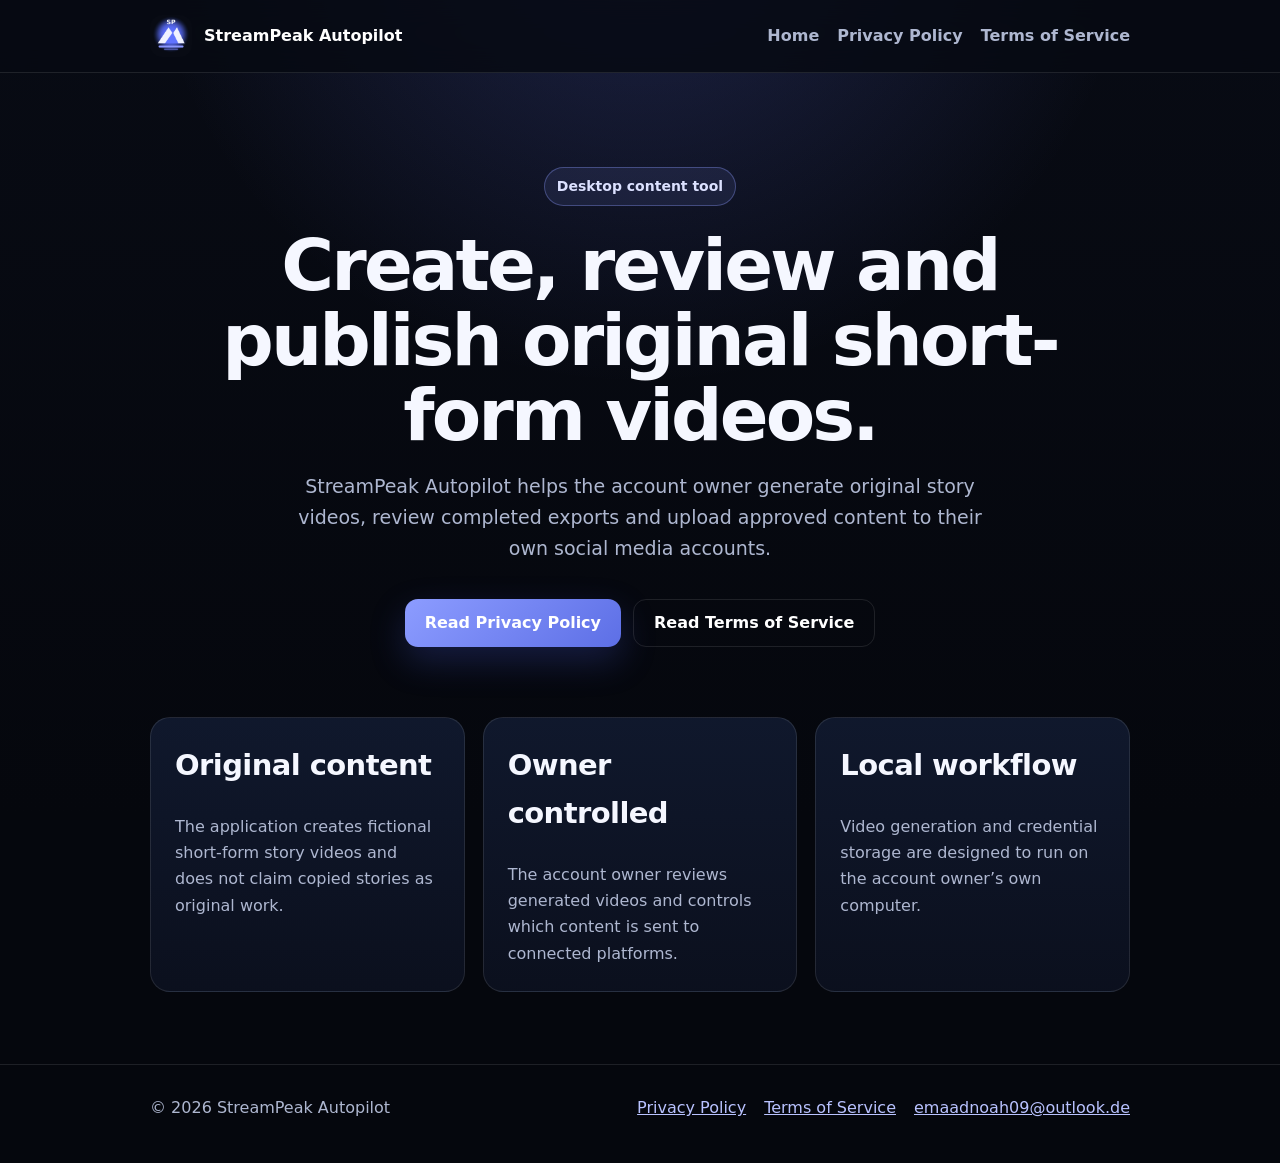
<file: index.html>
<!doctype html>
<html lang="en">
<head>
  <meta charset="utf-8">
  <meta name="viewport" content="width=device-width, initial-scale=1">
  <title>StreamPeak Autopilot</title>
  <meta name="description" content="Desktop tool for creating original short-form story videos and uploading approved videos to the owner's TikTok account.">
  <link rel="icon" href="streampeak-icon-1024.png">
  <link rel="stylesheet" href="styles.css">
</head>
<body>

<header>
  <div class="wrap nav">
    <a class="brand" href="index.html">
      <img src="streampeak-icon-1024.png" alt="StreamPeak Autopilot icon">
      <span>StreamPeak Autopilot</span>
    </a>
    <nav class="links" aria-label="Main navigation">
      <a href="index.html">Home</a>
      <a href="privacy.html">Privacy Policy</a>
      <a href="terms.html">Terms of Service</a>
    </nav>
  </div>
</header>

<main>
  <section class="hero wrap">
    <span class="badge">Desktop content tool</span>
    <h1>Create, review and publish original short-form videos.</h1>
    <p class="lead">
      StreamPeak Autopilot helps the account owner generate original story videos,
      review completed exports and upload approved content to their own social media accounts.
    </p>
    <div class="actions">
      <a class="button" href="privacy.html">Read Privacy Policy</a>
      <a class="button secondary" href="terms.html">Read Terms of Service</a>
    </div>
  </section>

  <section class="wrap grid" aria-label="Features">
    <article class="card">
      <h2>Original content</h2>
      <p>The application creates fictional short-form story videos and does not claim copied stories as original work.</p>
    </article>
    <article class="card">
      <h2>Owner controlled</h2>
      <p>The account owner reviews generated videos and controls which content is sent to connected platforms.</p>
    </article>
    <article class="card">
      <h2>Local workflow</h2>
      <p>Video generation and credential storage are designed to run on the account owner’s own computer.</p>
    </article>
  </section>
</main>

<footer>
  <div class="wrap footer-inner">
    <span>© 2026 StreamPeak Autopilot</span>
    <div class="footer-links">
      <a href="privacy.html">Privacy Policy</a>
      <a href="terms.html">Terms of Service</a>
      <a href="mailto:emaadnoah09@outlook.de">emaadnoah09@outlook.de</a>
    </div>
  </div>
</footer>

</body>
</html>
</file>
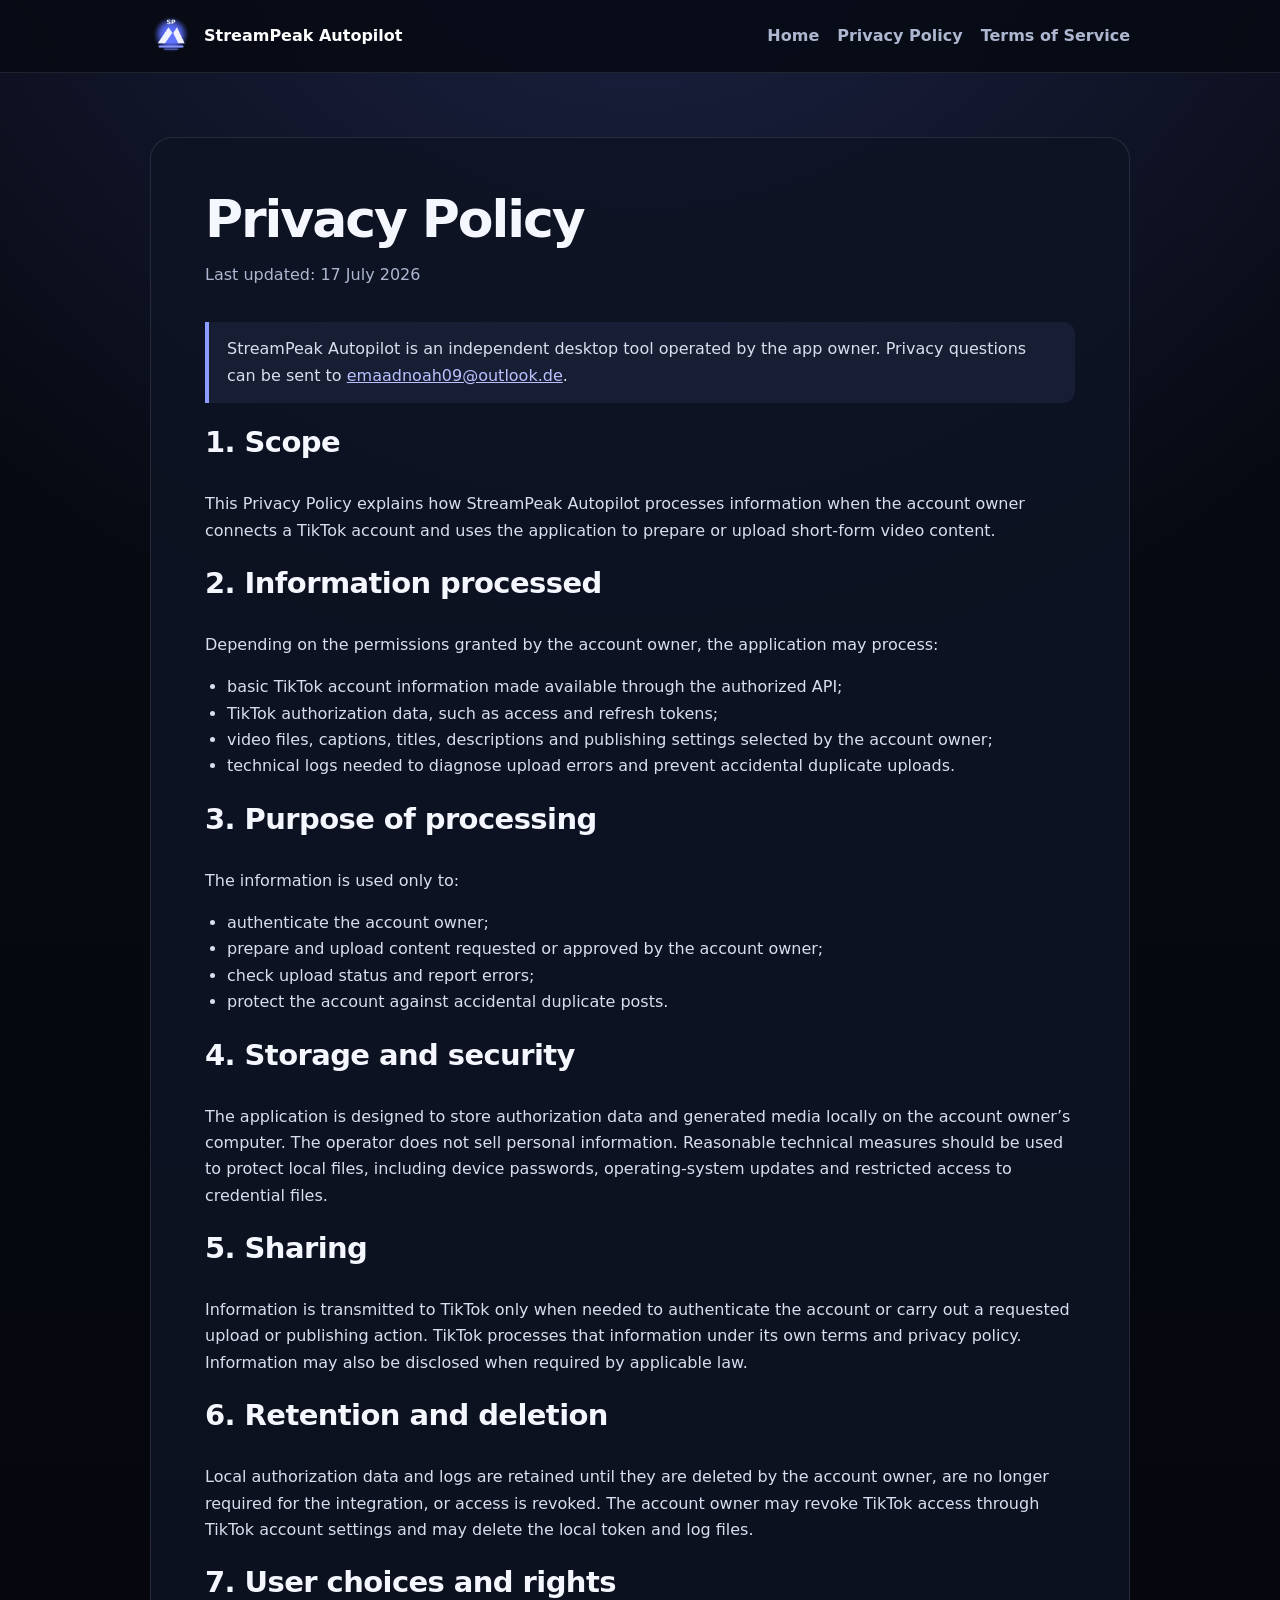
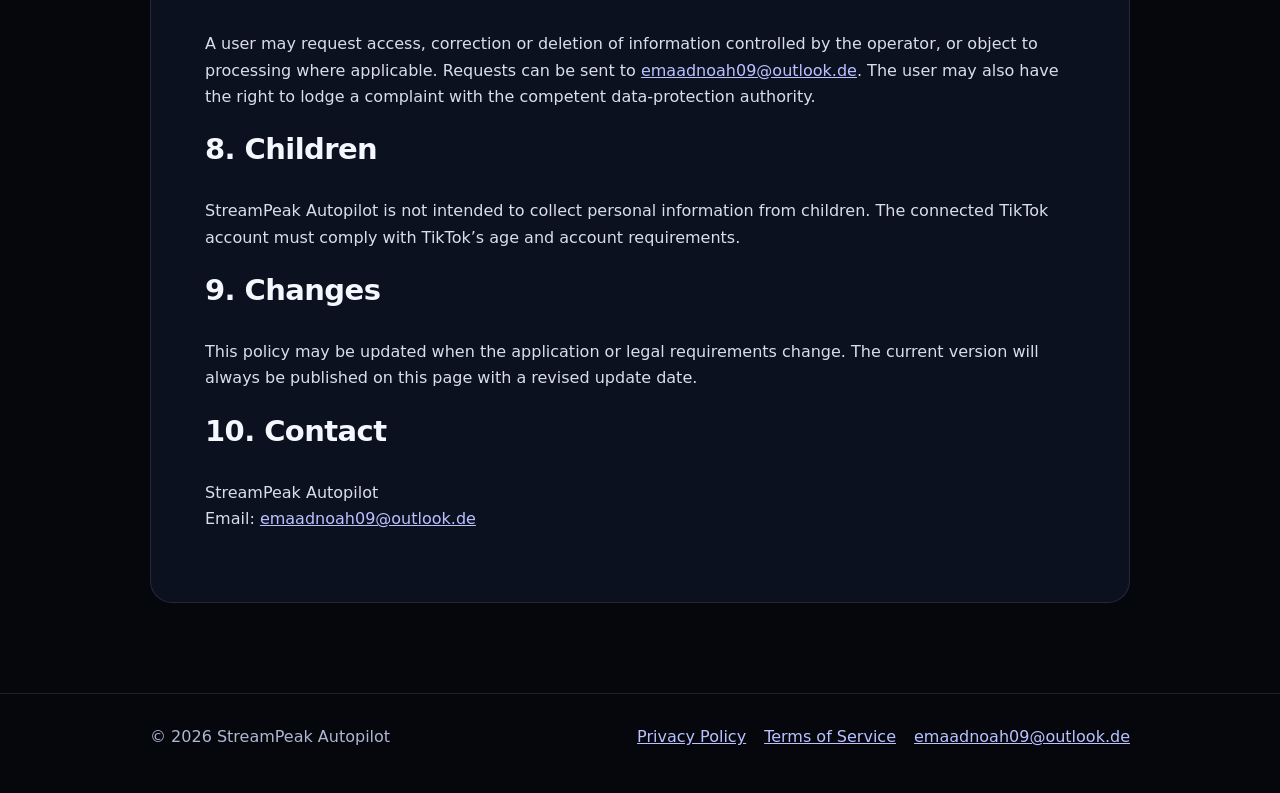
<file: privacy.html>
<!doctype html>
<html lang="en">
<head>
  <meta charset="utf-8">
  <meta name="viewport" content="width=device-width, initial-scale=1">
  <title>Privacy Policy — StreamPeak Autopilot</title>
  <meta name="description" content="Privacy Policy for StreamPeak Autopilot.">
  <link rel="icon" href="streampeak-icon-1024.png">
  <link rel="stylesheet" href="styles.css">
</head>
<body>

<header>
  <div class="wrap nav">
    <a class="brand" href="index.html">
      <img src="streampeak-icon-1024.png" alt="StreamPeak Autopilot icon">
      <span>StreamPeak Autopilot</span>
    </a>
    <nav class="links" aria-label="Main navigation">
      <a href="index.html">Home</a>
      <a href="privacy.html">Privacy Policy</a>
      <a href="terms.html">Terms of Service</a>
    </nav>
  </div>
</header>

<main class="legal">
  <div class="wrap">
    <article>
      <h1>Privacy Policy</h1>
      <p class="updated">Last updated: 17 July 2026</p>

      <p class="notice">
        StreamPeak Autopilot is an independent desktop tool operated by the app owner.
        Privacy questions can be sent to <a href="mailto:emaadnoah09@outlook.de">emaadnoah09@outlook.de</a>.
      </p>

      <h2>1. Scope</h2>
      <p>
        This Privacy Policy explains how StreamPeak Autopilot processes information when the
        account owner connects a TikTok account and uses the application to prepare or upload
        short-form video content.
      </p>

      <h2>2. Information processed</h2>
      <p>Depending on the permissions granted by the account owner, the application may process:</p>
      <ul>
        <li>basic TikTok account information made available through the authorized API;</li>
        <li>TikTok authorization data, such as access and refresh tokens;</li>
        <li>video files, captions, titles, descriptions and publishing settings selected by the account owner;</li>
        <li>technical logs needed to diagnose upload errors and prevent accidental duplicate uploads.</li>
      </ul>

      <h2>3. Purpose of processing</h2>
      <p>The information is used only to:</p>
      <ul>
        <li>authenticate the account owner;</li>
        <li>prepare and upload content requested or approved by the account owner;</li>
        <li>check upload status and report errors;</li>
        <li>protect the account against accidental duplicate posts.</li>
      </ul>

      <h2>4. Storage and security</h2>
      <p>
        The application is designed to store authorization data and generated media locally on
        the account owner’s computer. The operator does not sell personal information. Reasonable
        technical measures should be used to protect local files, including device passwords,
        operating-system updates and restricted access to credential files.
      </p>

      <h2>5. Sharing</h2>
      <p>
        Information is transmitted to TikTok only when needed to authenticate the account or carry
        out a requested upload or publishing action. TikTok processes that information under its
        own terms and privacy policy. Information may also be disclosed when required by applicable law.
      </p>

      <h2>6. Retention and deletion</h2>
      <p>
        Local authorization data and logs are retained until they are deleted by the account owner,
        are no longer required for the integration, or access is revoked. The account owner may revoke
        TikTok access through TikTok account settings and may delete the local token and log files.
      </p>

      <h2>7. User choices and rights</h2>
      <p>
        A user may request access, correction or deletion of information controlled by the operator,
        or object to processing where applicable. Requests can be sent to
        <a href="mailto:emaadnoah09@outlook.de">emaadnoah09@outlook.de</a>. The user may also have the right to lodge a complaint
        with the competent data-protection authority.
      </p>

      <h2>8. Children</h2>
      <p>
        StreamPeak Autopilot is not intended to collect personal information from children.
        The connected TikTok account must comply with TikTok’s age and account requirements.
      </p>

      <h2>9. Changes</h2>
      <p>
        This policy may be updated when the application or legal requirements change.
        The current version will always be published on this page with a revised update date.
      </p>

      <h2>10. Contact</h2>
      <p>
        StreamPeak Autopilot<br>
        Email: <a href="mailto:emaadnoah09@outlook.de">emaadnoah09@outlook.de</a>
      </p>
    </article>
  </div>
</main>

<footer>
  <div class="wrap footer-inner">
    <span>© 2026 StreamPeak Autopilot</span>
    <div class="footer-links">
      <a href="privacy.html">Privacy Policy</a>
      <a href="terms.html">Terms of Service</a>
      <a href="mailto:emaadnoah09@outlook.de">emaadnoah09@outlook.de</a>
    </div>
  </div>
</footer>

</body>
</html>
</file>
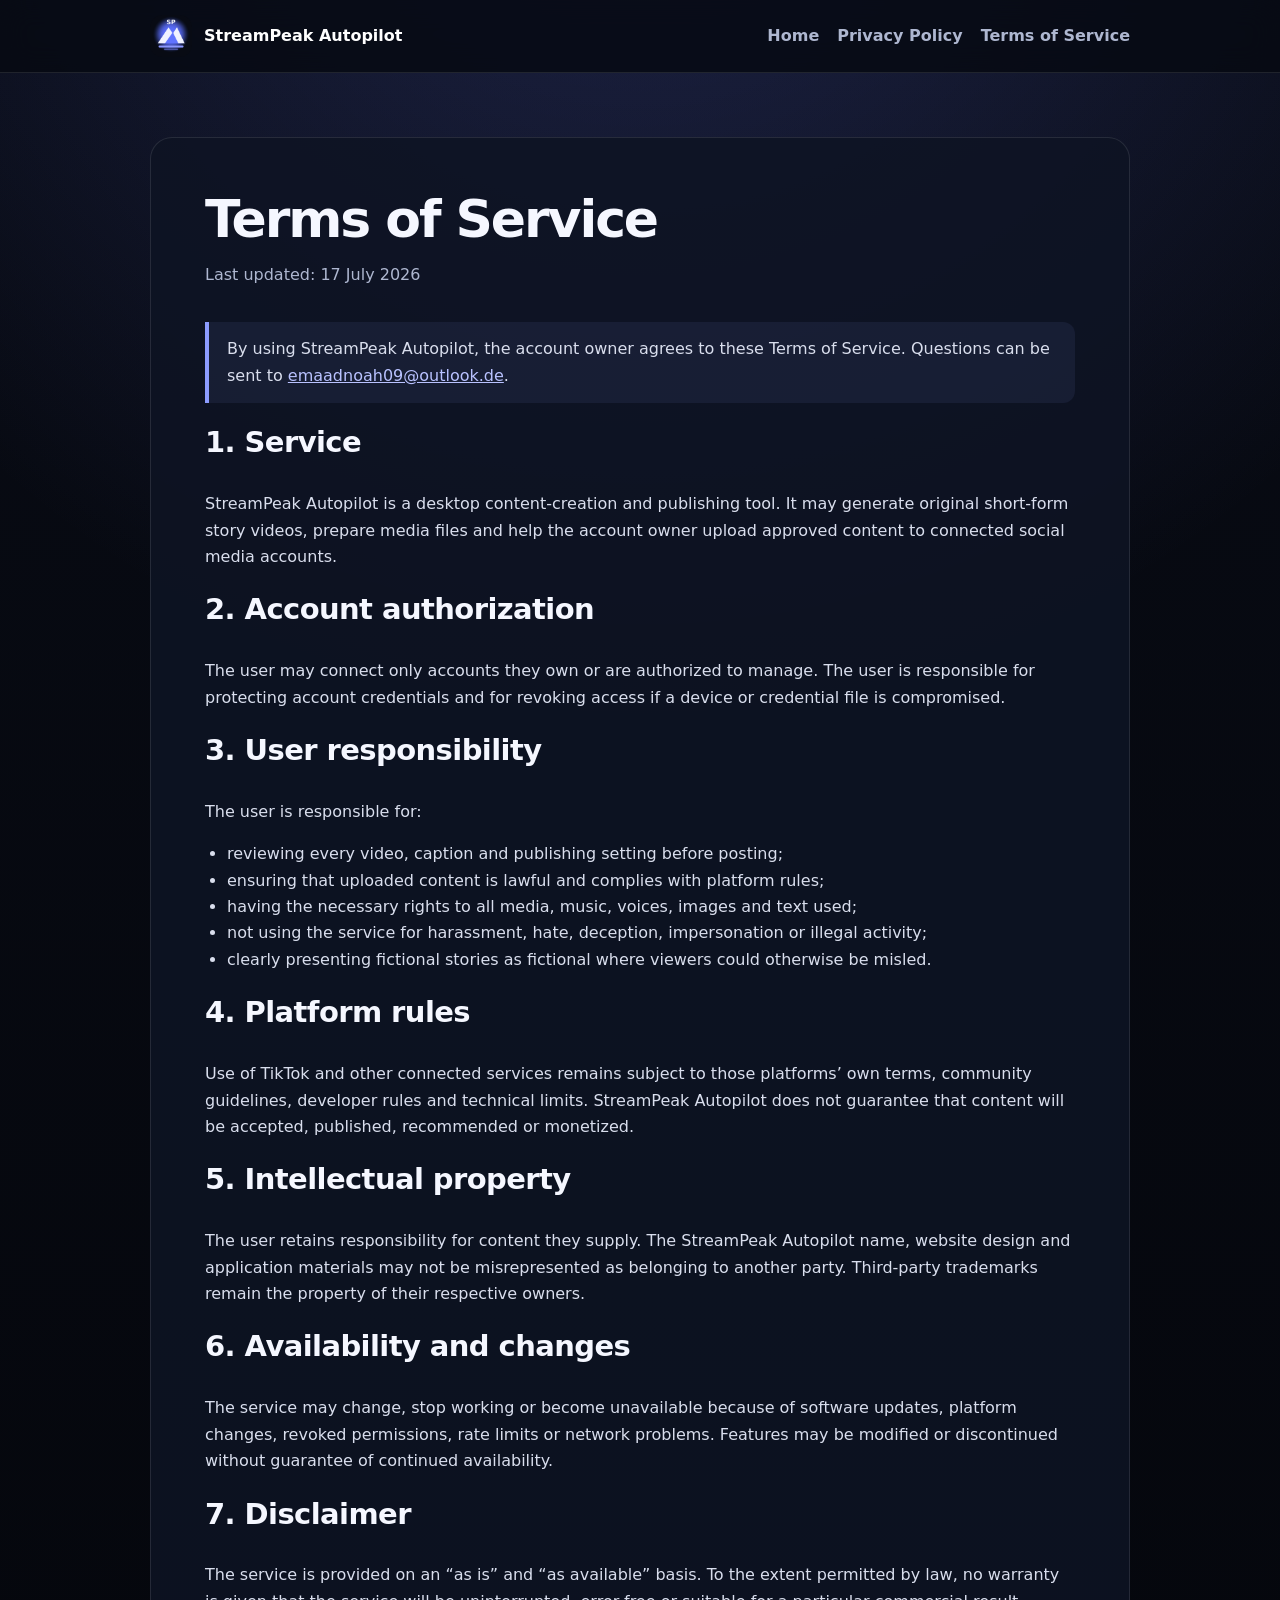
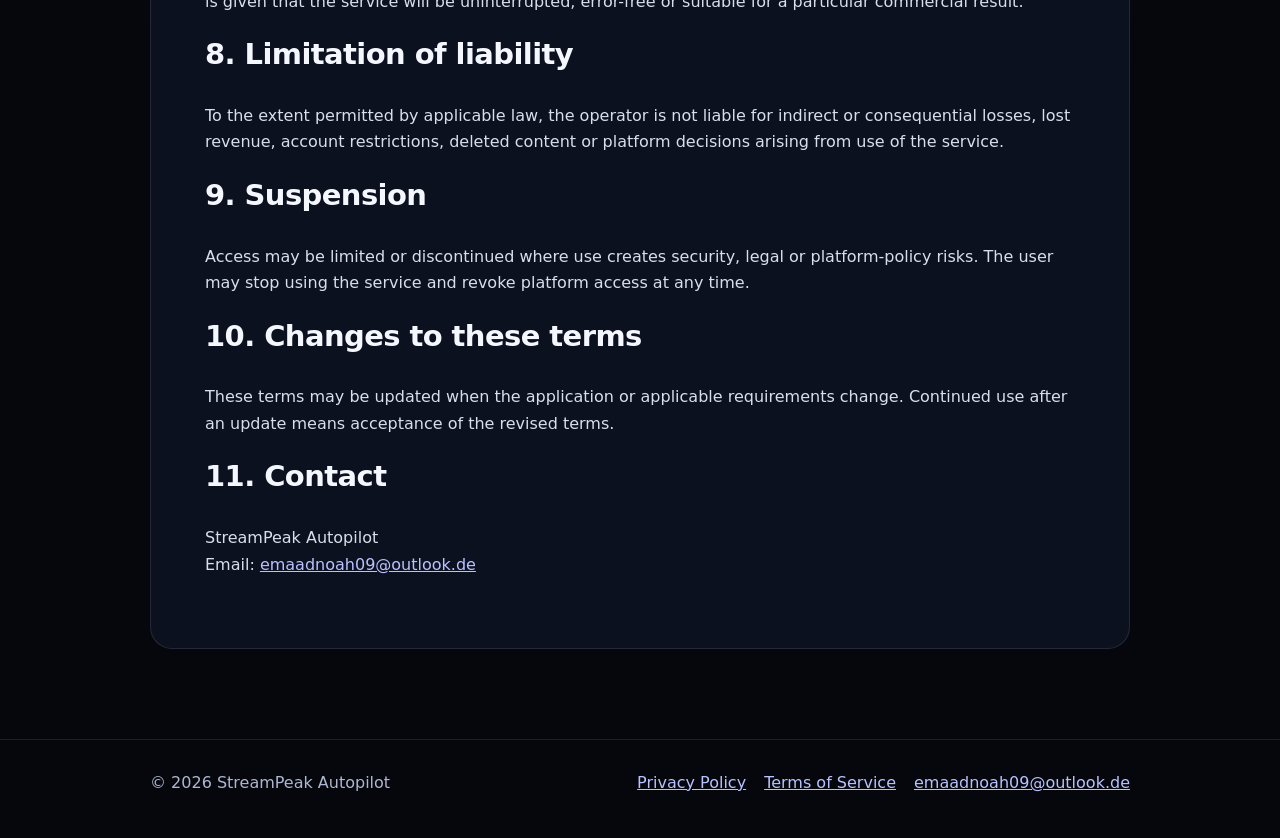
<file: terms.html>
<!doctype html>
<html lang="en">
<head>
  <meta charset="utf-8">
  <meta name="viewport" content="width=device-width, initial-scale=1">
  <title>Terms of Service — StreamPeak Autopilot</title>
  <meta name="description" content="Terms of Service for StreamPeak Autopilot.">
  <link rel="icon" href="streampeak-icon-1024.png">
  <link rel="stylesheet" href="styles.css">
</head>
<body>

<header>
  <div class="wrap nav">
    <a class="brand" href="index.html">
      <img src="streampeak-icon-1024.png" alt="StreamPeak Autopilot icon">
      <span>StreamPeak Autopilot</span>
    </a>
    <nav class="links" aria-label="Main navigation">
      <a href="index.html">Home</a>
      <a href="privacy.html">Privacy Policy</a>
      <a href="terms.html">Terms of Service</a>
    </nav>
  </div>
</header>

<main class="legal">
  <div class="wrap">
    <article>
      <h1>Terms of Service</h1>
      <p class="updated">Last updated: 17 July 2026</p>

      <p class="notice">
        By using StreamPeak Autopilot, the account owner agrees to these Terms of Service.
        Questions can be sent to <a href="mailto:emaadnoah09@outlook.de">emaadnoah09@outlook.de</a>.
      </p>

      <h2>1. Service</h2>
      <p>
        StreamPeak Autopilot is a desktop content-creation and publishing tool. It may generate
        original short-form story videos, prepare media files and help the account owner upload
        approved content to connected social media accounts.
      </p>

      <h2>2. Account authorization</h2>
      <p>
        The user may connect only accounts they own or are authorized to manage. The user is
        responsible for protecting account credentials and for revoking access if a device or
        credential file is compromised.
      </p>

      <h2>3. User responsibility</h2>
      <p>The user is responsible for:</p>
      <ul>
        <li>reviewing every video, caption and publishing setting before posting;</li>
        <li>ensuring that uploaded content is lawful and complies with platform rules;</li>
        <li>having the necessary rights to all media, music, voices, images and text used;</li>
        <li>not using the service for harassment, hate, deception, impersonation or illegal activity;</li>
        <li>clearly presenting fictional stories as fictional where viewers could otherwise be misled.</li>
      </ul>

      <h2>4. Platform rules</h2>
      <p>
        Use of TikTok and other connected services remains subject to those platforms’ own terms,
        community guidelines, developer rules and technical limits. StreamPeak Autopilot does not
        guarantee that content will be accepted, published, recommended or monetized.
      </p>

      <h2>5. Intellectual property</h2>
      <p>
        The user retains responsibility for content they supply. The StreamPeak Autopilot name,
        website design and application materials may not be misrepresented as belonging to another
        party. Third-party trademarks remain the property of their respective owners.
      </p>

      <h2>6. Availability and changes</h2>
      <p>
        The service may change, stop working or become unavailable because of software updates,
        platform changes, revoked permissions, rate limits or network problems. Features may be
        modified or discontinued without guarantee of continued availability.
      </p>

      <h2>7. Disclaimer</h2>
      <p>
        The service is provided on an “as is” and “as available” basis. To the extent permitted by
        law, no warranty is given that the service will be uninterrupted, error-free or suitable
        for a particular commercial result.
      </p>

      <h2>8. Limitation of liability</h2>
      <p>
        To the extent permitted by applicable law, the operator is not liable for indirect or
        consequential losses, lost revenue, account restrictions, deleted content or platform
        decisions arising from use of the service.
      </p>

      <h2>9. Suspension</h2>
      <p>
        Access may be limited or discontinued where use creates security, legal or platform-policy
        risks. The user may stop using the service and revoke platform access at any time.
      </p>

      <h2>10. Changes to these terms</h2>
      <p>
        These terms may be updated when the application or applicable requirements change.
        Continued use after an update means acceptance of the revised terms.
      </p>

      <h2>11. Contact</h2>
      <p>
        StreamPeak Autopilot<br>
        Email: <a href="mailto:emaadnoah09@outlook.de">emaadnoah09@outlook.de</a>
      </p>
    </article>
  </div>
</main>

<footer>
  <div class="wrap footer-inner">
    <span>© 2026 StreamPeak Autopilot</span>
    <div class="footer-links">
      <a href="privacy.html">Privacy Policy</a>
      <a href="terms.html">Terms of Service</a>
      <a href="mailto:emaadnoah09@outlook.de">emaadnoah09@outlook.de</a>
    </div>
  </div>
</footer>

</body>
</html>
</file>
<file: styles.css>
:root {
  --bg: #070a12;
  --panel: #0e1424;
  --panel-2: #111a2f;
  --text: #f5f7ff;
  --muted: #aeb7d0;
  --accent: #8c9cff;
  --accent-2: #5d6fe6;
  --line: rgba(255,255,255,.10);
  --max: 980px;
}
* { box-sizing: border-box; }
html { scroll-behavior: smooth; }
body {
  margin: 0;
  font-family: Inter, ui-sans-serif, system-ui, -apple-system, BlinkMacSystemFont, "Segoe UI", sans-serif;
  color: var(--text);
  background:
    radial-gradient(circle at 50% -10%, rgba(108,124,255,.23), transparent 35%),
    linear-gradient(180deg, #080b14, #05070d 70%);
  line-height: 1.65;
}
a { color: #b9c2ff; }
a:hover { color: white; }
.wrap { width: min(calc(100% - 36px), var(--max)); margin: 0 auto; }
header {
  position: sticky; top: 0; z-index: 10;
  border-bottom: 1px solid var(--line);
  background: rgba(7,10,18,.84);
  backdrop-filter: blur(14px);
}
.nav {
  min-height: 72px;
  display: flex; align-items: center; justify-content: space-between;
  gap: 24px;
}
.brand { display: flex; align-items: center; gap: 12px; text-decoration: none; color: white; font-weight: 800; }
.brand img { width: 42px; height: 42px; border-radius: 12px; }
.links { display: flex; gap: 18px; flex-wrap: wrap; }
.links a { text-decoration: none; color: var(--muted); font-weight: 600; }
.links a:hover { color: white; }
.hero {
  padding: 94px 0 70px;
  text-align: center;
}
.badge {
  display: inline-flex; align-items: center;
  padding: 7px 12px; border: 1px solid rgba(140,156,255,.35);
  border-radius: 999px; color: #dce1ff; background: rgba(140,156,255,.10);
  font-size: 14px; font-weight: 700;
}
h1 { font-size: clamp(42px, 7vw, 72px); line-height: 1.04; margin: 22px auto 18px; max-width: 850px; letter-spacing: -.04em; }
h2 { margin-top: 0; font-size: 29px; letter-spacing: -.02em; }
h3 { margin-top: 30px; margin-bottom: 8px; font-size: 19px; }
.lead { max-width: 720px; margin: 0 auto; font-size: 19px; color: var(--muted); }
.actions { margin-top: 34px; display: flex; justify-content: center; gap: 12px; flex-wrap: wrap; }
.button {
  display: inline-flex; align-items: center; justify-content: center;
  min-height: 48px; padding: 0 20px; border-radius: 13px;
  background: linear-gradient(135deg, var(--accent), var(--accent-2));
  color: white; text-decoration: none; font-weight: 800;
  box-shadow: 0 14px 35px rgba(73,91,220,.25);
}
.button.secondary { background: transparent; border: 1px solid var(--line); box-shadow: none; }
.grid {
  display: grid; grid-template-columns: repeat(3, 1fr); gap: 18px;
  padding-bottom: 72px;
}
.card {
  background: linear-gradient(180deg, rgba(17,26,47,.92), rgba(12,17,31,.92));
  border: 1px solid var(--line);
  border-radius: 20px; padding: 24px;
}
.card p { color: var(--muted); margin-bottom: 0; }
main.legal { padding: 64px 0 90px; }
.legal article {
  background: rgba(14,20,36,.88);
  border: 1px solid var(--line);
  border-radius: 22px;
  padding: clamp(24px, 5vw, 54px);
}
.legal h1 { font-size: clamp(34px, 5vw, 52px); margin: 0 0 12px; }
.legal .updated { color: var(--muted); margin-bottom: 34px; }
.legal p, .legal li { color: #d9deed; }
.legal ul { padding-left: 22px; }
.notice {
  border-left: 4px solid var(--accent);
  background: rgba(140,156,255,.08);
  padding: 14px 18px;
  border-radius: 0 12px 12px 0;
}
footer {
  border-top: 1px solid var(--line);
  padding: 30px 0 42px;
  color: var(--muted);
}
.footer-inner { display: flex; justify-content: space-between; gap: 20px; flex-wrap: wrap; }
.footer-links { display: flex; gap: 18px; flex-wrap: wrap; }
@media (max-width: 760px) {
  .grid { grid-template-columns: 1fr; }
  .nav { align-items: flex-start; padding: 14px 0; flex-direction: column; }
  .hero { padding-top: 62px; }
}
</file>
